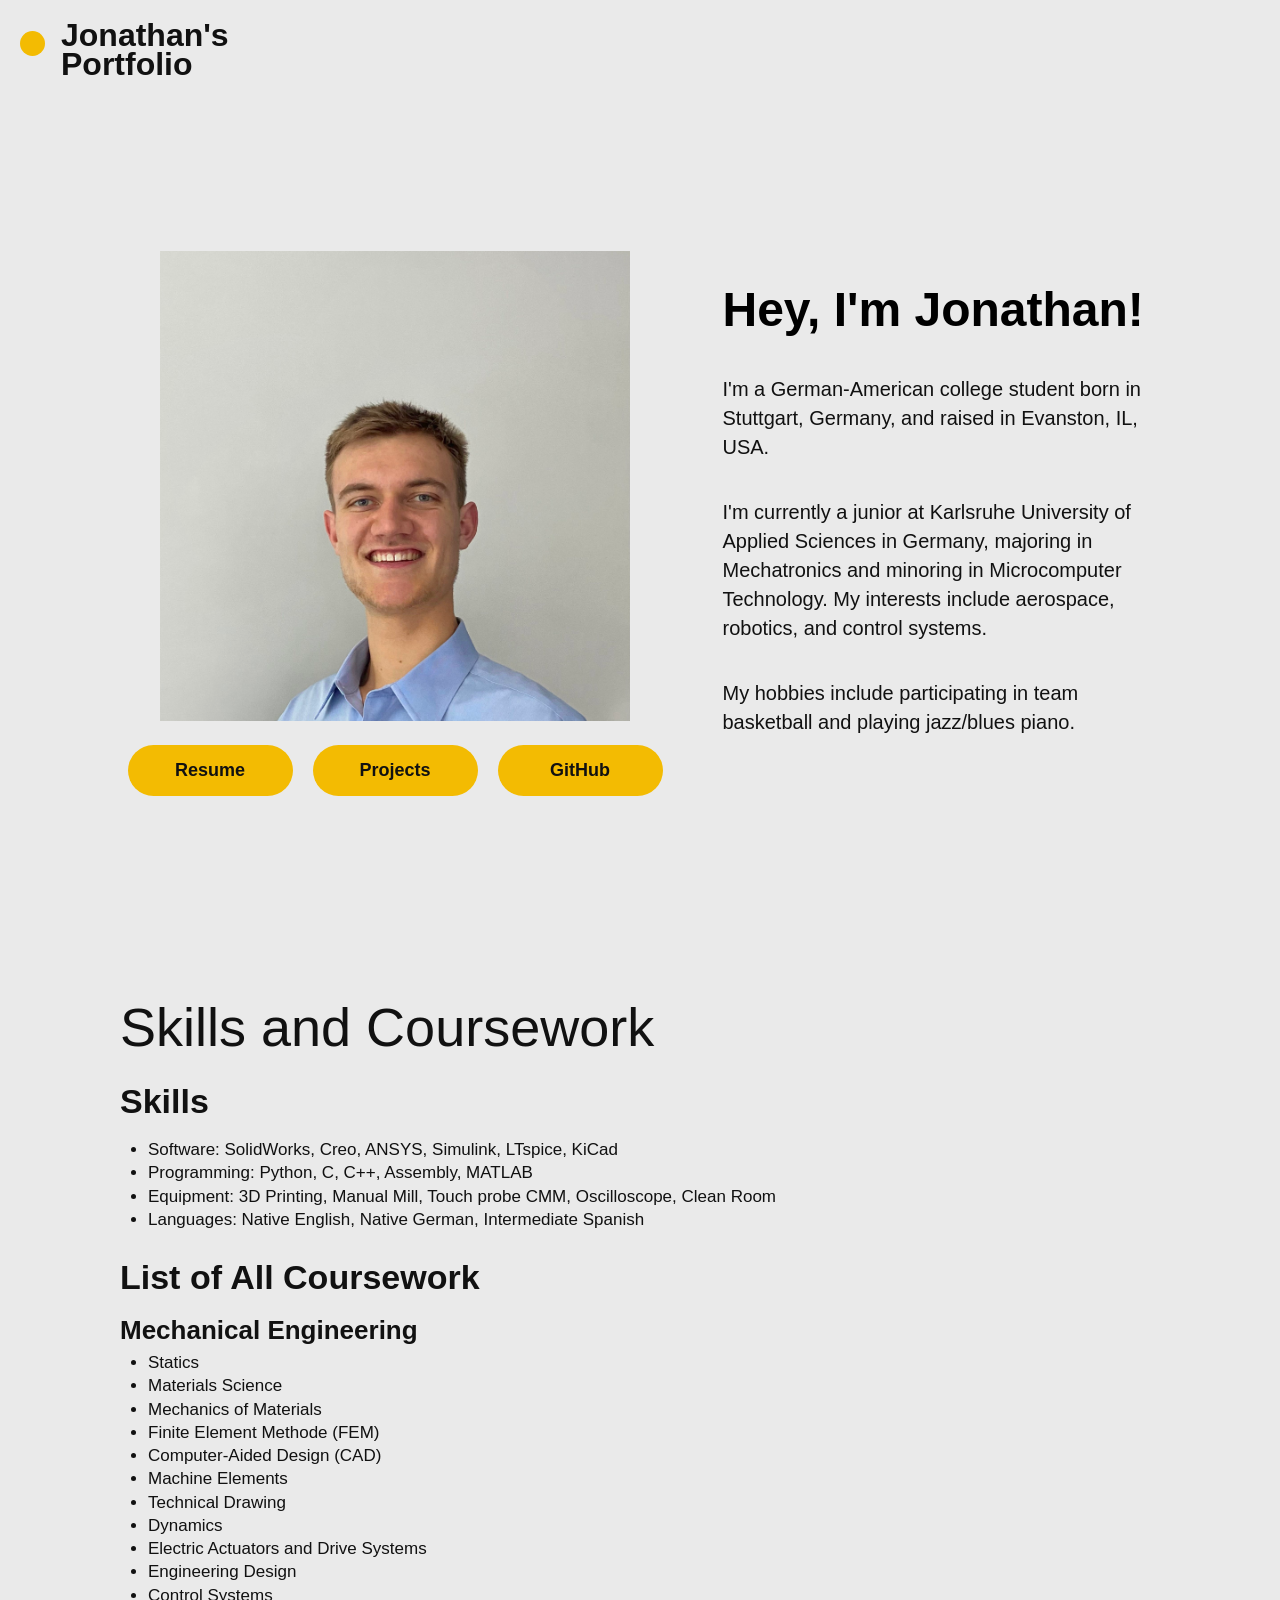
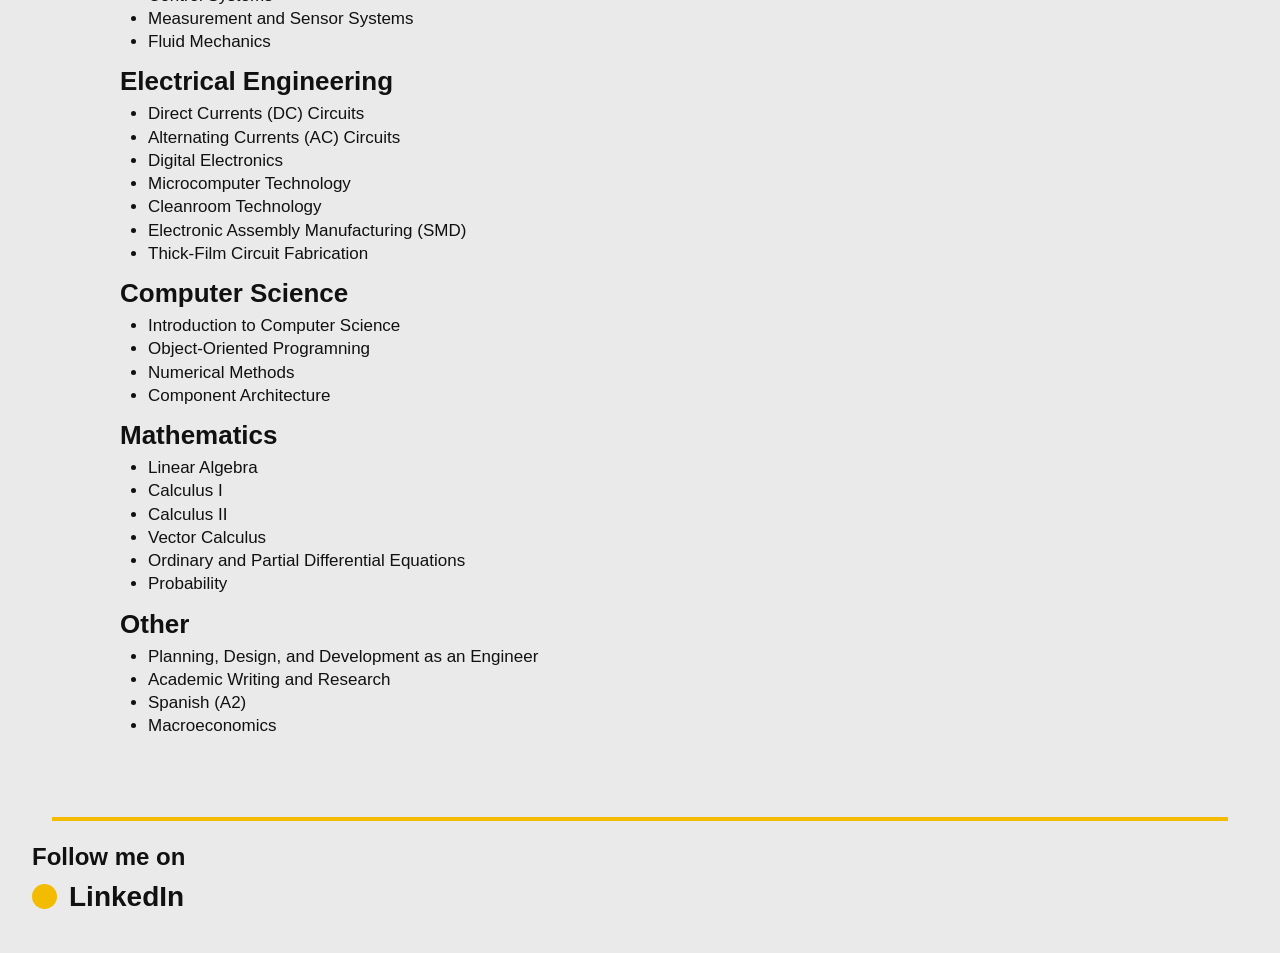
<file: index.html>
<!DOCTYPE html>             <!--tells the browser I am using modern HTML5-->
<html lang="en">            <!--declares english at hte page languade-->
<head>                      <!--pre compile time settings-->
  <meta charset="UTF-8">    <!--defines how text is stored and displayed-->
  <meta name="viewport" content="width=device-width, initial-scale=1.0">          <!--for responsive sites that fit new screen sizes-->
  <title>Jonathan Portfolio</title>                                             <!--the name of the website-->

<link rel="apple-touch-icon" sizes="180x180" href="images/favicon/apple-touch-icon.png">
<link rel="icon" type="image/png" sizes="32x32" href="images/favicon/favicon-32x32.png">
<link rel="icon" type="image/png" sizes="16x16" href="images/favicon/favicon-16x16.png">
<link rel="manifest" href="images/favicon/site.webmanifest">

  <link rel="stylesheet" href="css/styles.css">                                   <!--link the css file-->

</head>
  <!--=================================
        GLOBAL FIXED TOP BANNER
    ===================================-->
<body>                      <!--the body section structures everything the user sees and interacts with-->
  <header class="top-banner">                                                     <!--declaires a top banner-->
    <div class="top-banner-inner">
      <a href="index.html" class="home-link" aria-label="Go to home page">        <!--this declaires a linke to index.html-->
        <span class="nav-dot"></span>                                             
        <span class="home-text">                                                  <!--tjes declaires the elements of the button, like the yellow circle and text-->
          <span>Jonathan's</span>
          <span>Portfolio</span>
        </span>
      </a>
    </div>
  </header>

  <main class="hero">

    <!-- Left side: profile image + buttons -->
    <div class="left-column">
      <img src="images/profile.jpg" alt="Photo of Jonathan" class="profile-pic">

      <div class="button-container">
        <a href="files/resume.pdf" target="_blank" class="main-button">Resume</a>
        <a href="projects.html" class="main-button">Projects</a>
        <a href="https://github.com/Jonathan-Maerklin" target="_blank" class="main-button">GitHub</a>
      </div>
    </div>

    <!-- Right side: intro text -->
    <div class="bio">
      <h1>Hey, I'm Jonathan!</h1>
      <p>
        I'm a German-American college student born in Stuttgart, Germany, and raised in Evanston, IL, USA.
      </p>
      <p>
        I'm currently a junior at Karlsruhe University of Applied Sciences in Germany, 
        majoring in Mechatronics and minoring in Microcomputer Technology. 
        My interests include aerospace, robotics, and control systems.
      </p>
      <p>
        My hobbies include participating in team basketball and playing jazz/blues piano.
      </p>
    </div>
  </main>

  <section class="skills-coursework">
    <h2>Skills and Coursework</h2>

    <div class="skills-block">
      <h3>Skills</h3>
      <ul>
        <li>Software: SolidWorks, Creo, ANSYS, Simulink, LTspice, KiCad</li>
        <li>Programming: Python, C, C++, Assembly, MATLAB</li>
        <li>Equipment: 3D Printing, Manual Mill, Touch probe CMM, Oscilloscope, Clean Room</li>
        <li>Languages: Native English, Native German, Intermediate Spanish</li>
      </ul>
    </div>

    <div class="coursework-block">
      <h3>List of All Coursework</h3>

      <h4>Mechanical Engineering</h4>
      <ul>
        <li>Statics</li>
        <li>Materials Science</li>
        <li>Mechanics of Materials</li>
        <li>Finite Element Methode (FEM)</li>
        <li>Computer-Aided Design (CAD)</li>
        <li>Machine Elements</li>
        <li>Technical Drawing</li>
        <li>Dynamics</li>
        <li>Electric Actuators and Drive Systems</li>
        <li>Engineering Design</li>
        <li>Control Systems</li>
        <li>Measurement and Sensor Systems</li>
        <li>Fluid Mechanics</li>
      </ul>

      <h4>Electrical Engineering</h4>
      <ul>
        <li>Direct Currents (DC) Circuits</li>
        <li>Alternating Currents (AC) Circuits</li>
        <li>Digital Electronics</li>
        <li>Microcomputer Technology</li>
        <li>Cleanroom Technology</li>
        <li>Electronic Assembly Manufacturing (SMD)</li>
        <li>Thick-Film Circuit Fabrication</li>
      </ul>

      <h4>Computer Science</h4>
      <ul>
        <li>Introduction to Computer Science</li>
        <li>Object-Oriented Programning</li>
        <li>Numerical Methods</li>
        <li>Component Architecture</li>

      </ul>

      <h4>Mathematics</h4>
      <ul>
        <li>Linear Algebra</li>
        <li>Calculus I</li>
        <li>Calculus II</li>
        <li>Vector Calculus</li>
        <li>Ordinary and Partial Differential Equations</li>
        <li>Probability</li>
      </ul>

      <h4>Other</h4>
      <ul>
        <li>Planning, Design, and Development as an Engineer</li>
        <li>Academic Writing and Research</li>
        <li>Spanish (A2)</li>
        <li>Macroeconomics</li>
      </ul>
    </div>
  </section>

  <!-- Footer -->
  <footer class="footer-banner">
    <div class="footer-left">
      <h3>Follow me on</h3>
      <a href="https://www.linkedin.com/in/max-jonathan-maerklin" target="_blank" class="footer-link">
        <span class="footer-dot"></span>
        <span>LinkedIn</span>
      </a>
    </div>
  </footer>
  
</body>
</html>
</file>
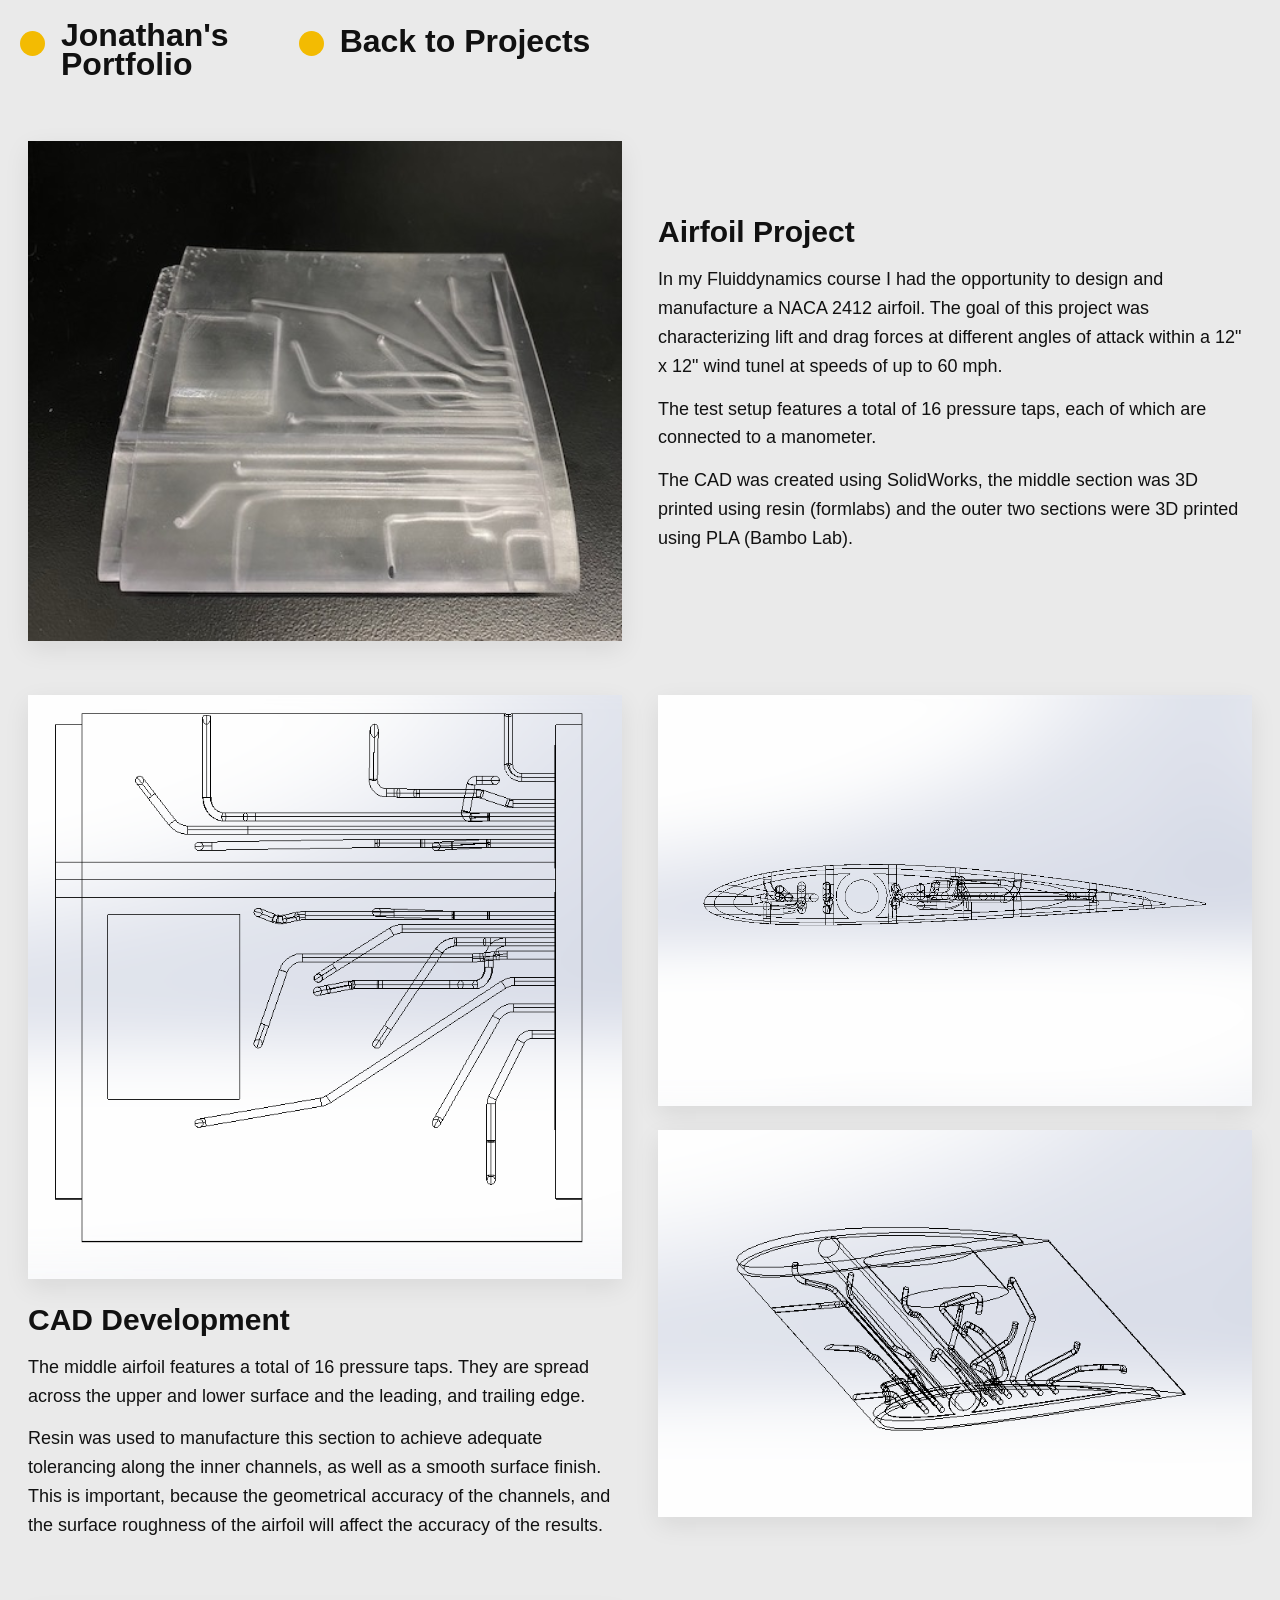
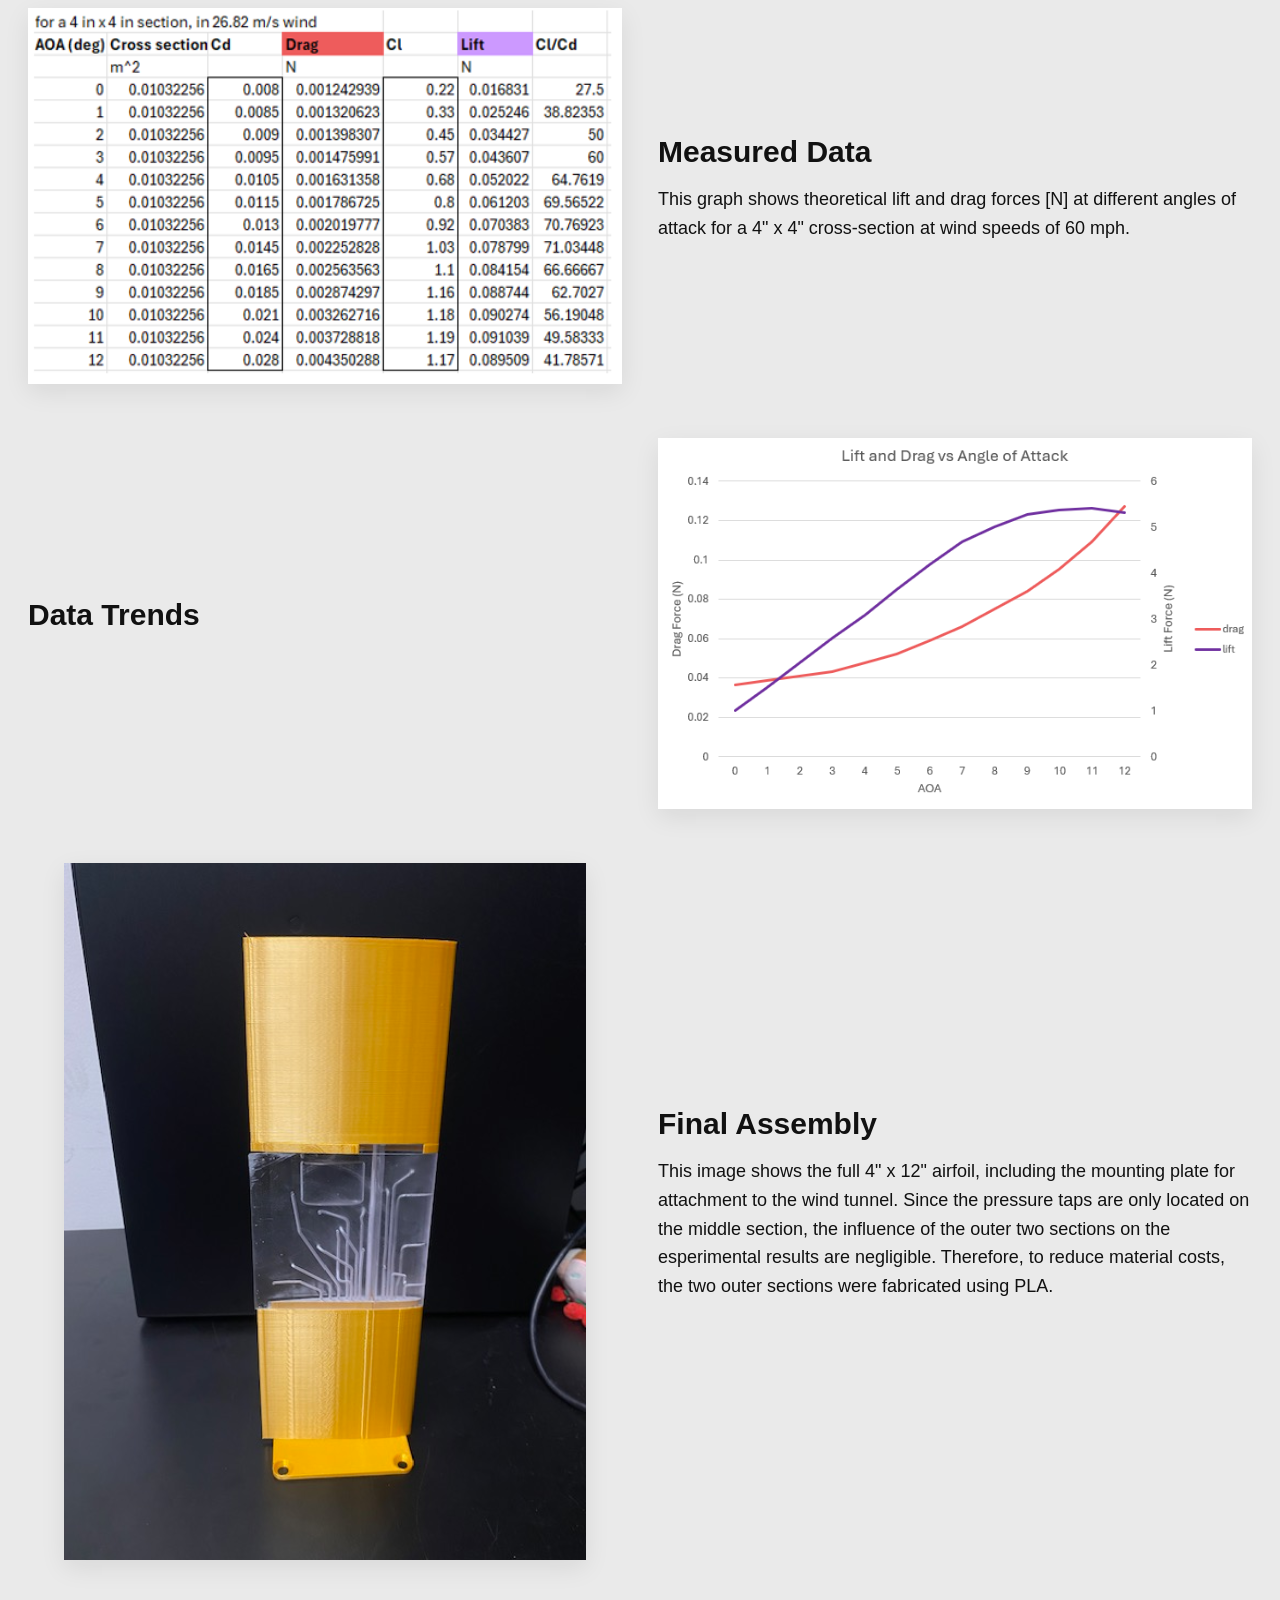
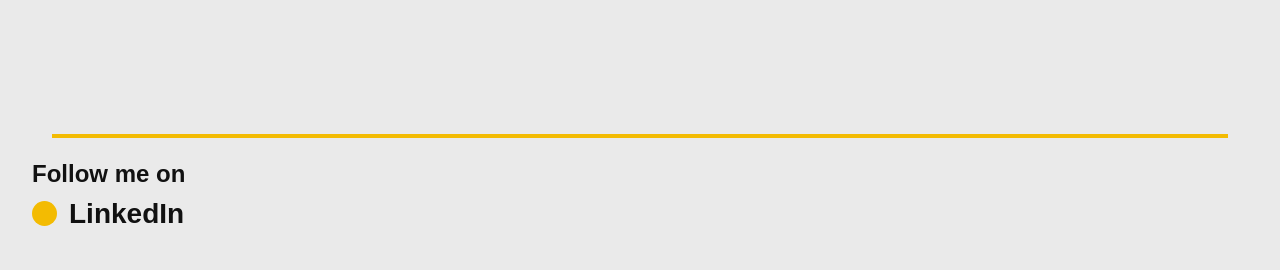
<file: airfoil.html>
<!DOCTYPE html>
<html lang="en">
<head>
  <meta charset="UTF-8">
  <meta name="viewport" content="width=device-width, initial-scale=1.0">
  <title>Jonathan's Portfolio | Airfoil Project</title>
  <link rel="stylesheet" href="css/styles.css">
</head>
<body>

  <!-- =========================================================
       GLOBAL FIXED TOP BANNER
  ========================================================== -->
  <header class="top-banner">
    <div class="top-banner-inner">
      <a href="index.html" class="home-link" aria-label="Go to home page">
        <span class="nav-dot"></span>
        <span class="home-text">
          <span>Jonathan's</span>
          <span>Portfolio</span>
        </span>
      </a>

      <a href="projects.html" class="back-projects-link" aria-label="Go back to projects page">
        <span class="nav-dot"></span>
        <span class="back-projects-text">Back to Projects</span>
      </a>
    </div>
  </header>

  <!-- =========================================================
       PROJECT PAGE CONTENT
       NOTE:
       The introductory text block above picture 1 was removed
       per your request.
  ========================================================== -->
  <main class="project-page">

    <!-- Row 1 -->
    <section class="project-row two-column project-row-top">
      <div class="project-media">
        <!-- Cropped top and bottom slightly -->
        <img src="images/airfoil/airfoil_cover.jpg" alt="Airfoil project cover image" class="airfoil-cover-crop">
      </div>

      <div class="project-text">
        <h2>Airfoil Project</h2>
        <p>
          In my Fluiddynamics course I had the opportunity to design and manufacture a NACA 2412 airfoil.
          The goal of this project was characterizing lift and drag forces at different angles of attack 
          within a 12" x 12" wind tunel at speeds of up to 60 mph.
        </p>
        <p>The test setup features a total of 16 pressure taps, each of which are connected to a manometer.
        </p>
        <p>The CAD was created using SolidWorks, the middle section was 3D printed using resin (formlabs) 
          and the outer two sections were 3D printed using PLA (Bambo Lab).</p>
      </div>
    </section>

    <!-- CAD row -->
    <section class="project-row airfoil-cad-section">
      <div class="airfoil-cad-left">
        <div class="project-media">
          <img src="images/airfoil/airfoil_top_view.png" alt="Airfoil top view">
        </div>

        <!-- Moved underneath top view and left of isometric view -->
        <div class="project-text airfoil-cad-text">
          <h2>CAD Development</h2>
          <p>
            The middle airfoil features a total of 16 pressure taps. They are spread across the upper and lower surface and the leading, and trailing edge.
          </p>
          <p>Resin  was used to manufacture this section to achieve adequate tolerancing along the inner channels, as well as a smooth surface finish.
            This is important, because the geometrical accuracy of the channels, 
            and the surface roughness of the airfoil will affect the accuracy of the results.
          </p>
        </div>
      </div>

      <div class="airfoil-cad-right">
        <div class="project-media">
          <img src="images/airfoil/airfoil_side_view.png" alt="Airfoil side view">
        </div>

        <div class="project-media">
          <img src="images/airfoil/airfoil_isometric_view.png" alt="Airfoil isometric view">
        </div>
      </div>
    </section>

    <!-- Data table -->
    <section class="project-row two-column">
      <div class="project-media">
        <img src="images/airfoil/airfoil_data_table.png" alt="Airfoil data table">
      </div>

      <div class="project-text">
        <h2>Measured Data</h2>
        <p>
          This graph shows theoretical lift and drag forces [N] at different angles of attack
          for a 4" x 4" cross-section at wind speeds of 60 mph.
        </p>
      </div>
    </section>

    <!-- Data graph -->
    <section class="project-row two-column">
      <div class="project-text">
        <h2>Data Trends</h2>
      </div>

      <div class="project-media">
        <img src="images/airfoil/airfoil_data_graph.png" alt="Airfoil data graph">
      </div>
    </section>

    <!-- Final assembly -->
    <section class="project-row two-column">
      <div class="project-media project-media-smaller">
        <img src="images/airfoil/airfoil_assembly.jpg" alt="Airfoil final assembly image">
      </div>

      <div class="project-text">
        <h2>Final Assembly</h2>
        <p>
          This image shows the full 4" x 12" airfoil, including the mounting plate for attachment to the wind tunnel. 
          Since the pressure taps are only located on the middle section, the influence of the outer two sections on the esperimental results are negligible.
          Therefore, to reduce material costs, the two outer sections were fabricated using PLA. 
        </p>
      </div>
    </section>

  </main>

  <footer class="footer-banner">
    <div class="footer-left">
      <h3>Follow me on</h3>
      <a href="https://www.linkedin.com/in/max-jonathan-maerklin" target="_blank" class="footer-link">
        <span class="footer-dot"></span>
        <span>LinkedIn</span>
      </a>
    </div>
  </footer>

  <!-- =========================================================
       HOW TO MAKE A NEW PROJECT PAGE LATER
       1. Copy this entire file
       2. Rename it (example: new-project.html)
       3. Keep the same top banner and footer
       4. Replace each image / heading / text section
       5. Add the new page into projects.html
  ========================================================== -->

</body>
</html>
</file>
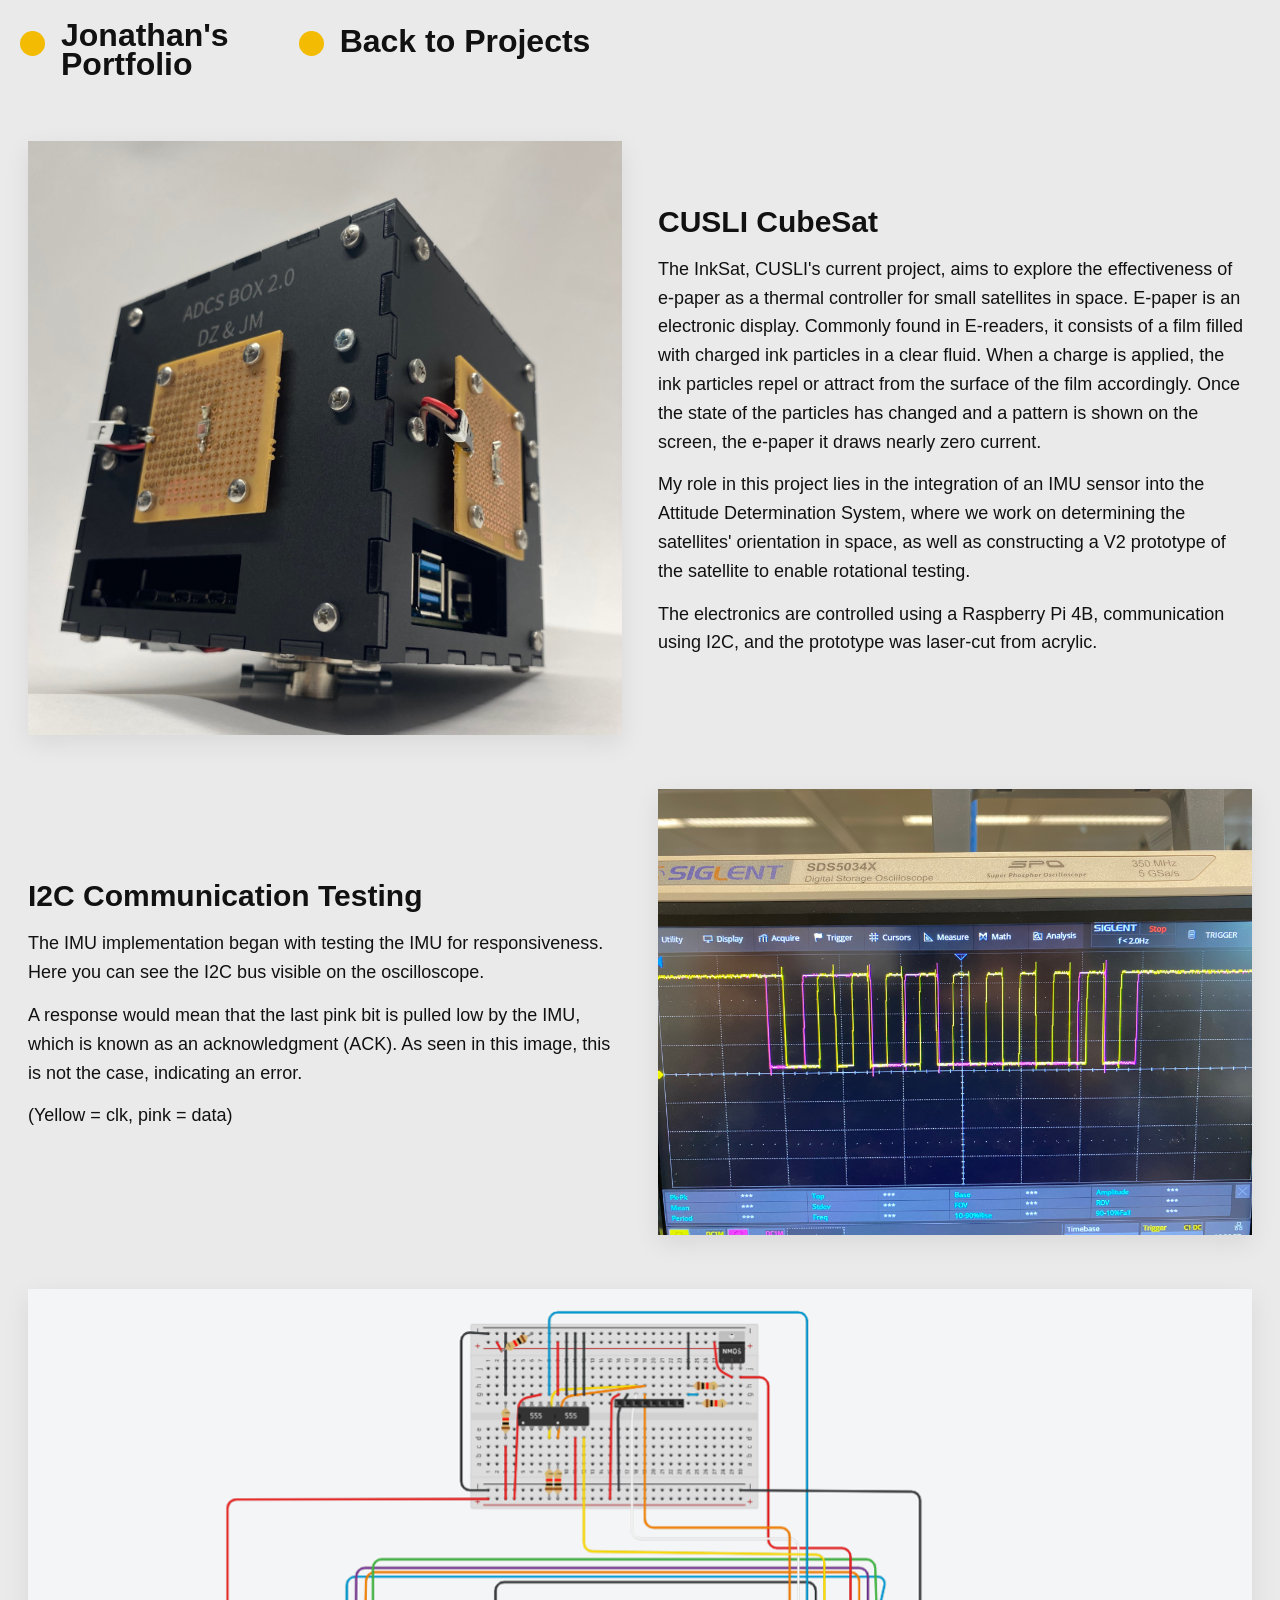
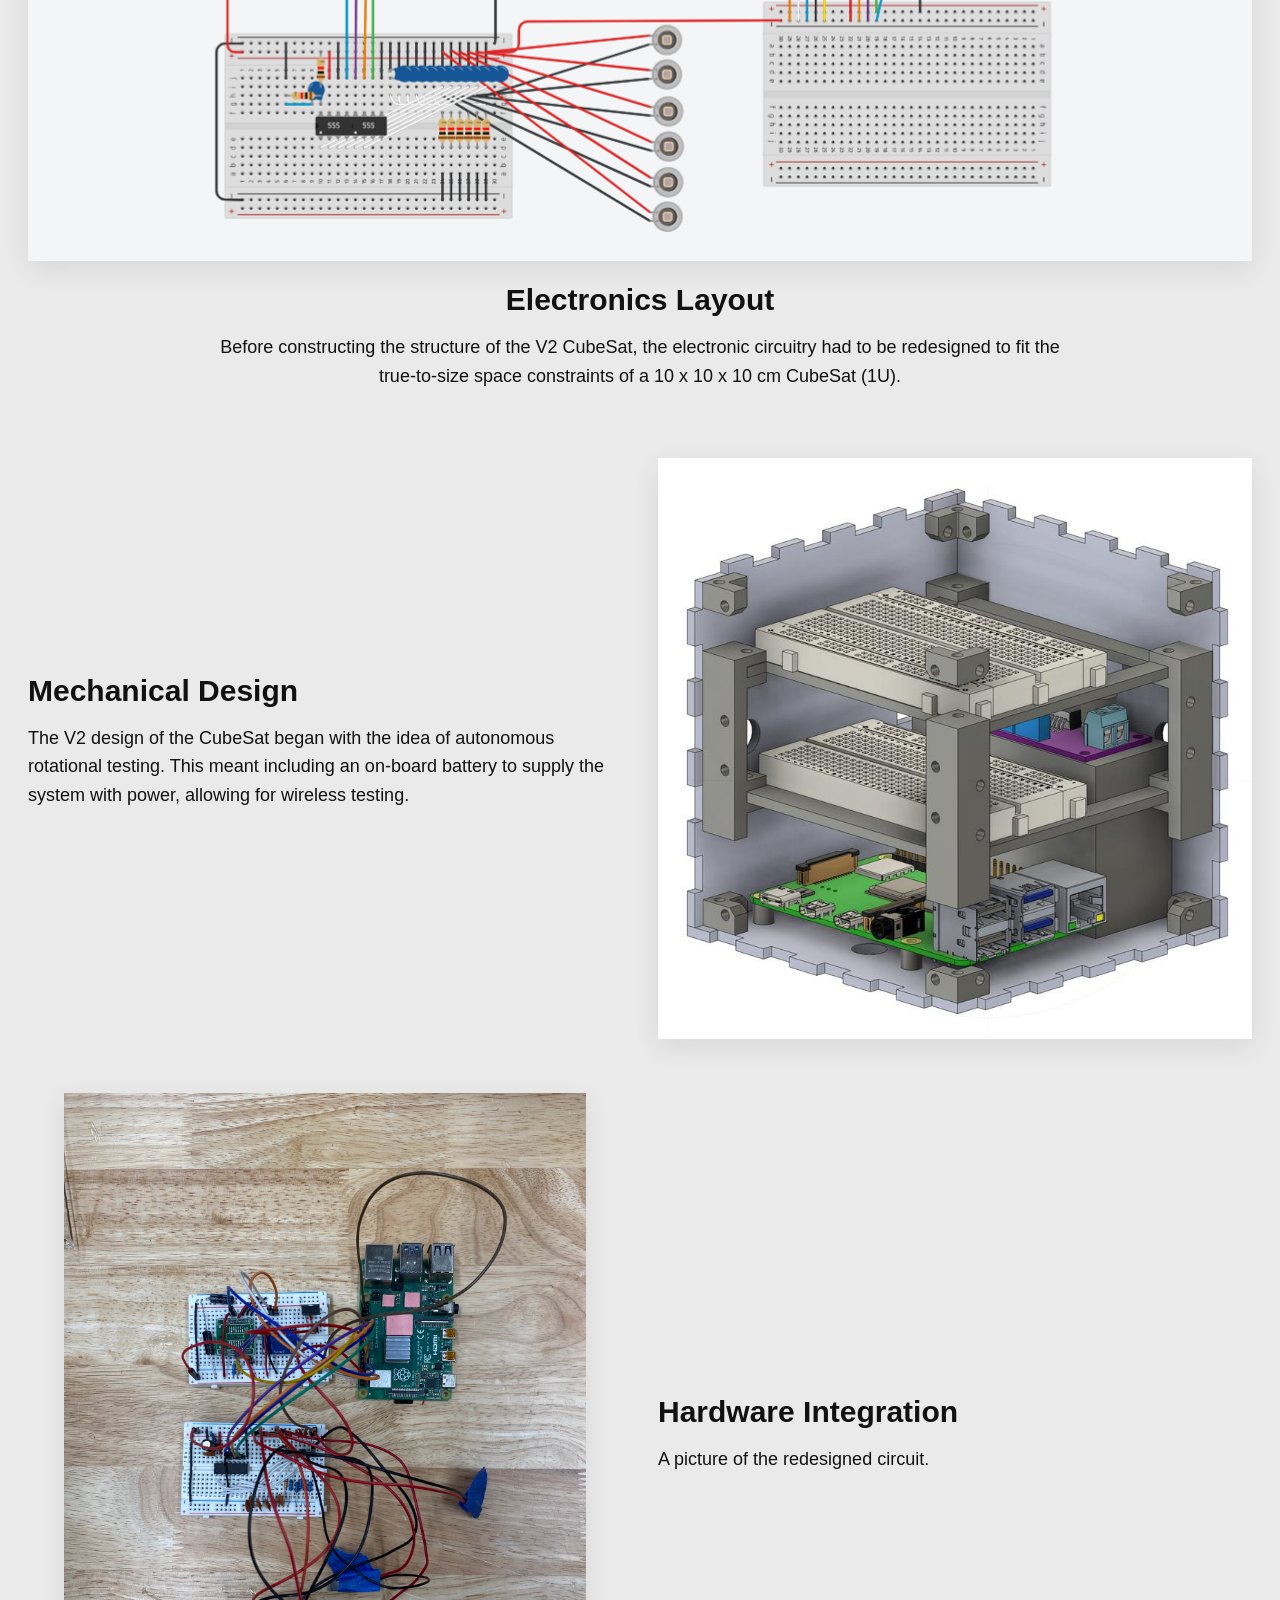
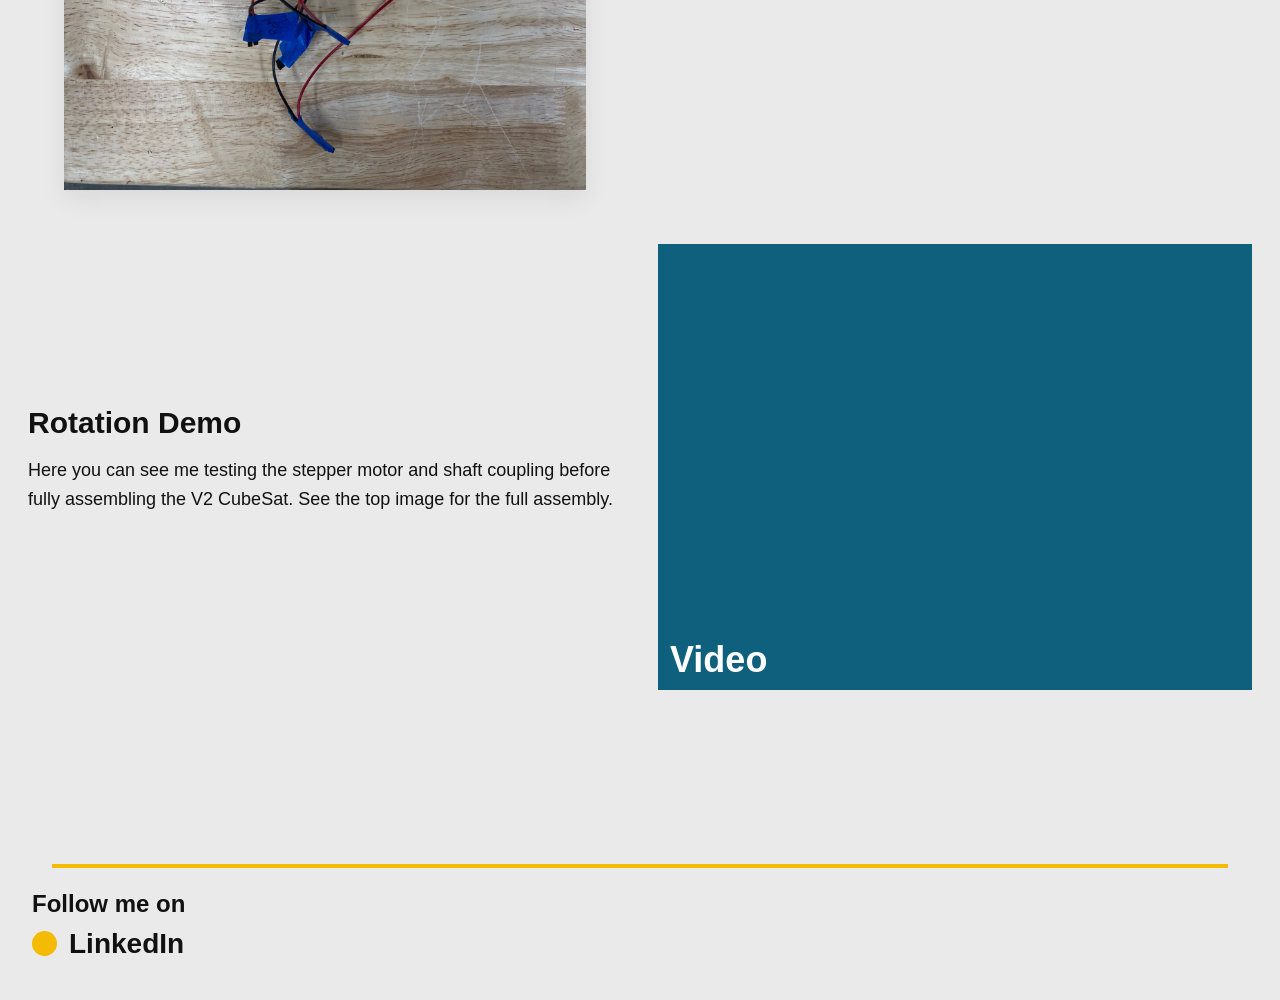
<file: cubesat.html>
<!DOCTYPE html>
<html lang="en">
<head>
  <meta charset="UTF-8">
  <meta name="viewport" content="width=device-width, initial-scale=1.0">
  <title>Jonathan's Portfolio | CubeSat Project</title>
  <link rel="stylesheet" href="css/styles.css">
</head>
<body>

  <!-- =========================================================
       GLOBAL FIXED TOP BANNER
  ========================================================== -->
  <header class="top-banner">
    <div class="top-banner-inner">
      <a href="index.html" class="home-link" aria-label="Go to home page">
        <span class="nav-dot"></span>
        <span class="home-text">
          <span>Jonathan's</span>
          <span>Portfolio</span>
        </span>
      </a>

      <a href="projects.html" class="back-projects-link" aria-label="Go back to projects page">
        <span class="nav-dot"></span>
        <span class="back-projects-text">Back to Projects</span>
      </a>
    </div>
  </header>

  <!-- =========================================================
       PROJECT PAGE CONTENT
       NOTE:
       The introductory text block above picture 1 was removed
       per your request.
  ========================================================== -->
  <main class="project-page">

    <!-- Row 1 -->
    <section class="project-row two-column project-row-top">
      <div class="project-media">
        <!-- Square crop requested -->
        <img src="images/cubesat/cubesat_cover.jpg" alt="CubeSat project cover image" class="square-crop-image">
      </div>

      <div class="project-text">
        <h2>CUSLI CubeSat</h2>
        <p>
          The InkSat, CUSLI's current project, aims to explore the effectiveness of e-paper as a thermal controller for small satellites in space.
          E-paper is an electronic display. Commonly found in E-readers, it consists of a film filled with charged ink particles in a clear fluid. 
          When a charge is applied, the ink particles repel or attract from the surface of the film accordingly. 
          Once the state of the particles has changed and a pattern is shown on the screen, the e-paper it draws nearly zero current.
        </p>
        <p>My role in this project lies in the integration of an IMU sensor into the Attitude Determination System, 
          where we work on determining the satellites' orientation in space, 
          as well as constructing a V2 prototype of the satellite to enable rotational testing. 
        </p>
        <p>The electronics are controlled using a Raspberry Pi 4B, communication using I2C, and the prototype was laser-cut from acrylic.
        </p>
      </div>
    </section>

    <!-- Row 2 -->
    <section class="project-row two-column">
      <div class="project-text">
        <h2>I2C Communication Testing</h2>
        <p>
          The IMU implementation began with testing the IMU for responsiveness. Here you can see the I2C bus visible on the oscilloscope.
        </p>
        <p>A response would mean that the last pink bit is pulled low by the IMU, which is known as an acknowledgment (ACK). 
          As seen in this image, this is not the case, indicating an error.
        </p>
        <p>(Yellow = clk, pink = data)</p>
      </div>

      <div class="project-media">
        <img src="images/cubesat/Oszilloscope_I2C.jpg" alt="Oscilloscope display showing I2C communication">
      </div>
    </section>

    <!-- Row 3 -->
    <section class="project-row single-image-with-text-below">
      <div class="project-media wide-media">
        <img src="images/cubesat/TinkerCAD.png" alt="TinkerCAD electronics layout">
      </div>

      <div class="project-text centered-text-block">
        <h2>Electronics Layout</h2>
        <p>
          Before constructing the structure of the V2 CubeSat, the electronic circuitry had to be redesigned to fit the true-to-size space constraints of a 10 x 10 x 10 cm CubeSat (1U).
        </p>
      </div>
    </section>

    <!-- Row 4 -->
    <section class="project-row two-column">
      <div class="project-text">
        <h2>Mechanical Design</h2>
        <p>
          The V2 design of the CubeSat began with the idea of autonomous rotational testing. 
          This meant including an on-board battery to supply the system with power, allowing for wireless testing.
        </p>
      </div>

      <div class="project-media">
        <img src="images/cubesat/CubeSat_CAD.jpg" alt="CubeSat CAD model">
      </div>
    </section>

    <!-- Row 5 -->
    <section class="project-row two-column">
      <div class="project-media project-media-smaller">
        <img src="images/cubesat/Circut_Images.jpg" alt="CubeSat circuit hardware setup">
      </div>

      <div class="project-text">
        <h2>Hardware Integration</h2>
        <p>
          A picture of the redesigned circuit.
        </p>
      </div>
    </section>

    <!-- Row 6 -->
    <section class="project-row two-column">
      <div class="project-text">
        <h2>Rotation Demo</h2>
        <p>
          Here you can see me testing the stepper motor and shaft coupling 
          before fully assembling the V2 CubeSat. See the top image for the full assembly.
        </p>
      </div>

      <div class="video-container">
        <video
          class="hover-video"
          muted
          loop
          playsinline
          preload="auto"
      >
          <source src="movies/CubeSat_Rotation.mov" type="video/mp4">
          Your browser does not support the video tag.
        </video>

        <span class="video-label">Video</span>
      </div>

    </section>

  </main>

  <footer class="footer-banner">
    <div class="footer-left">
      <h3>Follow me on</h3>
      <a href="https://www.linkedin.com/in/max-jonathan-maerklin" target="_blank" class="footer-link">
        <span class="footer-dot"></span>
        <span>LinkedIn</span>
      </a>
    </div>
  </footer>

  <script>
    const hoverVideo = document.querySelector('.hover-video');

    if (hoverVideo) {
      hoverVideo.addEventListener('mouseenter', () => {
        hoverVideo.play();
      });

      hoverVideo.addEventListener('mouseleave', () => {
        hoverVideo.pause();
        hoverVideo.currentTime = 0;
      });
    }
  </script>

  <!-- =========================================================
       HOW TO MAKE A NEW PROJECT PAGE LATER
       1. Copy this entire file
       2. Rename it (example: new-project.html)
       3. Keep the same top banner and footer
       4. Replace each image / heading / text section
       5. Add the new page into projects.html
  ========================================================== -->

</body>
</html>
</file>
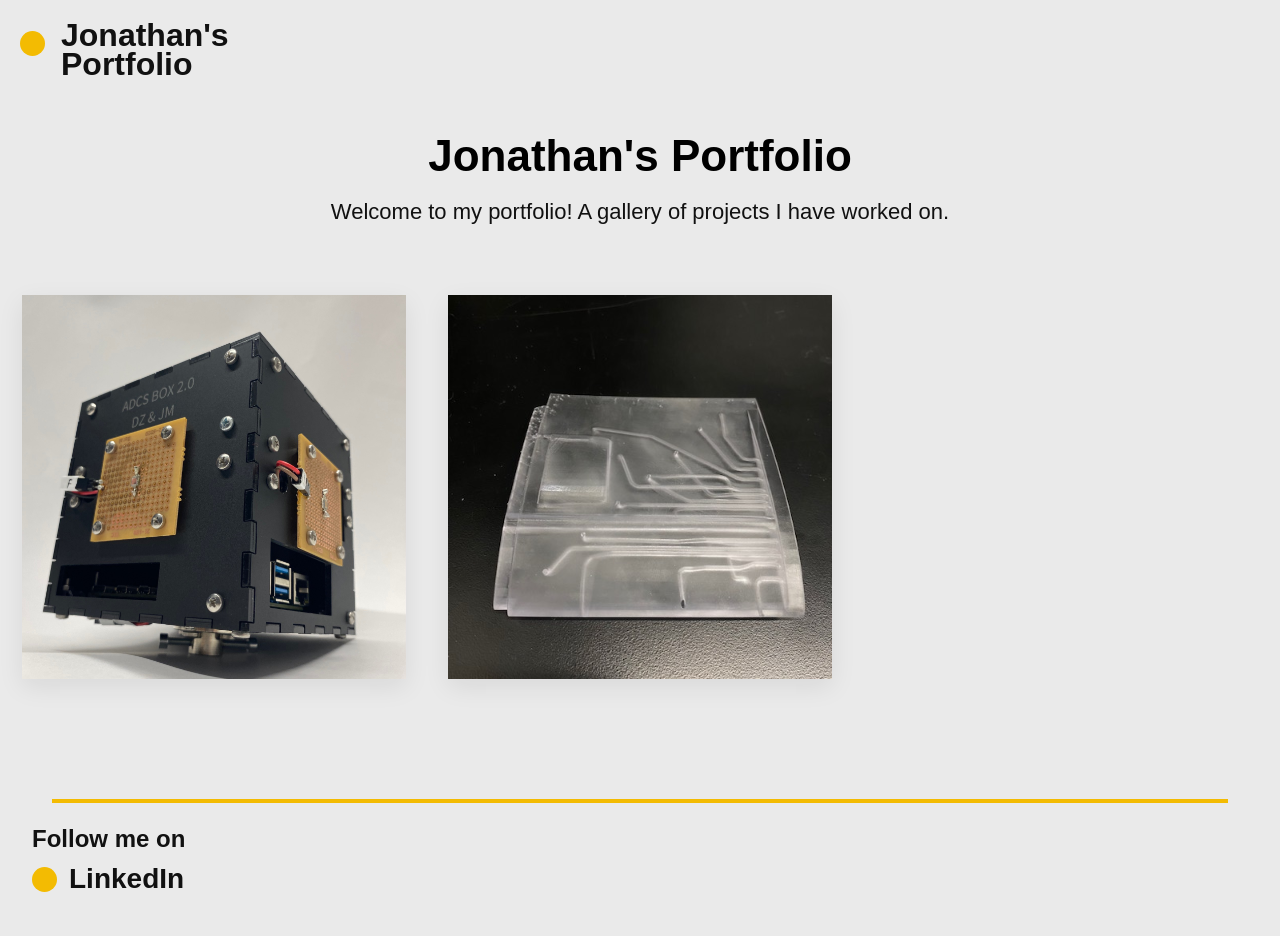
<file: projects.html>
<!DOCTYPE html>
<html lang="en">
<head>
  <meta charset="UTF-8">
  <meta name="viewport" content="width=device-width, initial-scale=1.0">
  <title>Jonathan's Portfolio | Projects</title>
  <link rel="stylesheet" href="css/styles.css">
</head>
<body>

  <!-- =========================================================
       GLOBAL FIXED TOP BANNER
       Keep this same structure on all pages.
  ========================================================== -->
  <header class="top-banner">
    <div class="top-banner-inner">
      <a href="index.html" class="home-link" aria-label="Go to home page">
        <span class="nav-dot"></span>
        <span class="home-text">
          <span>Jonathan's</span>
          <span>Portfolio</span>
        </span>
      </a>
    </div>
  </header>

  <main class="projects-page">

    <section class="projects-header">
      <h1 class="projects-title">Jonathan's Portfolio</h1>

      <p class="intro-text">
        Welcome to my portfolio! A gallery of projects I have worked on.</p>
    </section>

    <!-- =========================================================
         PROJECT GRID
         DESKTOP = 3 cards wide
         TABLET  = 2 cards wide
         MOBILE  = 1 card wide

         TO ADD ANOTHER PROJECT:
         1. Copy one full "project-card" block below
         2. Change the href to your new project page
         3. Change the image path
         4. Change the alt text
         5. Change the project title inside <h2>
    ========================================================== -->
    <section class="projects-grid">

      <!-- Project 1 -->
      <a href="cubesat.html" class="project-card">
        <img src="images/cubesat/cubesat_cover.jpg" alt="CubeSat project image">
        <div class="project-overlay">
          <h2>CubeSat Project</h2>
        </div>
      </a>

      <!-- Project 2 -->
      <a href="airfoil.html" class="project-card">
        <img src="images/airfoil/airfoil_cover.jpg" alt="Airfoil project image">
        <div class="project-overlay">
          <h2>Airfoil Project</h2>
        </div>
      </a>

      <!-- =====================================================
           NEW PROJECT TEMPLATE - COPY THIS BLOCK TO ADD MORE
      ====================================================== -->
      <!--
      <a href="new-project.html" class="project-card">
        <img src="images/new-project/new-project-cover.jpg" alt="New project image">
        <div class="project-overlay">
          <h2>New Project</h2>
        </div>
      </a>
      -->

    </section>

  </main>

  <footer class="footer-banner">
    <div class="footer-left">
      <h3>Follow me on</h3>
      <a href="https://www.linkedin.com/in/max-jonathan-maerklin" target="_blank" class="footer-link">
        <span class="footer-dot"></span>
        <span>LinkedIn</span>
      </a>
    </div>
  </footer>

</body>
</html>
</file>
<file: css/styles.css>
/* =========================================================
   ROOT VARIABLES
========================================================= */
:root {
    --accent-color: #f3bb02;
    --accent-hover: #ffc400;
    --text-dark: #111111;
    --page-bg: #ffffff;
    --footer-line: 4px;
    --banner-height: 96px;
    --max-width: 1500px;
    --shadow-soft: 0 8px 24px rgba(0, 0, 0, 0.08);
}

/* =========================================================
   GLOBAL RESET
========================================================= */
* {
    box-sizing: border-box;
}

html {
    scroll-behavior: smooth;
}

body {
    font-family: -apple-system, BlinkMacSystemFont, 'Segoe UI', Roboto, Helvetica, Arial, sans-serif;
    margin: 0;
    background: #eaeaea;
    color: var(--text-dark);
}

img,
video {
    display: block;
    max-width: 100%;
}

a {
    color: inherit;
}

/* =========================================================
   GLOBAL FIXED TOP BANNER
   Change 1: stays fixed at top while scrolling
========================================================= */
.top-banner {
    width: 100%;
    height: var(--banner-height);
    background: #eaeaea;
    display: flex;
    align-items: center;
}

.top-banner-inner {
    width: 100%;
    max-width: 1800px;
    margin: 0 auto;
    padding: 0 20px;
    display: flex;
    align-items: flex-start;
    gap: 70px;
}

/* =========================================================
   HOME LINK + BACK LINK
   Change 2: yellow dot aligns with first/top line of text
========================================================= */
.home-link,
.back-projects-link {
    text-decoration: none;
    color: var(--text-dark);
    display: inline-flex;
    align-items: flex-start;
    gap: 16px;
}

.nav-dot {
    width: 25px;
    height: 25px;
    border-radius: 50%;
    background: var(--accent-color);
    flex-shrink: 0;
    margin-top: 14px; /* aligns dot with top line of text */
}

.home-text {
    display: flex;
    flex-direction: column;
    line-height: 0.92;
    font-size: 32px;
    font-weight: 700;
    margin-top: 4px;
}

.back-projects-text {
    font-size: 32px;
    font-weight: 700;
    line-height: 1;
    margin-top: 8px;
}

/* =========================================================
   MAIN LAYOUT SPACING
   Adds room below the fixed top banner
========================================================= */
.hero,
.projects-page,
.project-page {
    padding-top: 35px;
}

/* =========================================================
   INDEX PAGE
========================================================= */
.hero {
    max-width: 1400px;
    min-height: 100vh;
    margin: 0 auto;
    padding-left: 50px;
    padding-right: 50px;
    padding-bottom: 80px;
    display: flex;
    justify-content: center;
    align-items: center;
    gap: 60px;
}

.left-column {
    display: flex;
    flex-direction: column;
    align-items: center;
    gap: 24px;
}

.button-container {
    display: flex;
    flex-direction: row;
    justify-content: center;
    gap: 20px;
    flex-wrap: wrap;
}

.main-button {
    display: block;
    width: 165px;
    padding: 13px 16px;
    background: var(--accent-color);
    color: var(--text-dark);
    text-decoration: none;
    font-size: 18px;
    font-weight: 600;
    border-radius: 999px;
    text-align: center;
    border: 2px solid transparent;
    transition: background 0.2s ease, border 0.2s ease;
}

.main-button:hover {
    background: var(--accent-hover);
    border: 2px solid black;
}

.profile-pic {
    width: 470px;
    height: 470px;
    object-fit: cover;
    object-position: center;
}

.bio {
    max-width: 430px;
    min-height: 470px;
    display: flex;
    flex-direction: column;
    justify-content: center;
    padding-top: 0px;
    padding-bottom: 12px;
}

.bio h1 {
    font-size: 48px;
    margin-top: 0;
    margin-bottom: 18px;
    color: #000;
}

.bio p {
    font-size: 20px;
    line-height: 1.45;
    margin-bottom: 16px;
}

/* =========================================================
   SKILLS / COURSEWORK
========================================================= */
.skills-coursework {
    max-width: 1100px;
    margin-top: 0;
    margin-bottom: 60px;
    margin-left: 120px;
    margin-right: 40px;
}

.skills-coursework h2 {
    font-size: 54px;
    margin: 0 0 24px 0;
    text-align: left;
    font-weight: 540;
}

.skills-block,
.coursework-block {
    margin-bottom: 28px;
}

.skills-coursework h3 {
    font-size: 34px;
    margin: 0 0 18px 0;
    font-weight: 600;
}

.skills-coursework h4 {
    font-size: 26px;
    margin: 14px 0 6px 0;
    font-weight: 600;
}

.skills-coursework ul {
    margin: 0;
    padding-left: 28px;
}

.skills-coursework li {
    font-size: 17px;
    line-height: 1.25;
    margin-bottom: 2px;
}

.gpa-line {
    font-size: 15px;
    margin: 0 0 12px 0;
}

/* =========================================================
   FOOTER
========================================================= */
.footer-banner {
    margin-top: 20px;
    padding: 20px 32px 40px 32px;
    background: transparent;
    position: relative;
}

.footer-banner::before {
    content: "";
    display: block;
    width: calc(100% - 40px);
    height: var(--footer-line);
    background: var(--accent-color);
    margin: 0 auto 22px auto;
}

.footer-left h3 {
    margin: 0 0 10px 0;
    font-size: 24px;
    color: var(--text-dark);
}

.footer-link {
    display: inline-flex;
    align-items: center;
    gap: 12px;
    text-decoration: none;
    font-size: 28px;
    font-weight: 700;
    color: var(--text-dark);
}

.footer-link:hover {
    text-decoration: underline;
}

.footer-dot {
    width: 25px;
    height: 25px;
    border-radius: 50%;
    background: var(--accent-color);
    flex-shrink: 0;
}

/* =========================================================
   PROJECTS PAGE
   Change 4: desktop layout is 3 cards wide
========================================================= */
.projects-page {
    max-width: 1800px;
    margin: 0 auto;
    padding-left: 22px;
    padding-right: 22px;
    padding-bottom: 80px;
}

.projects-header {
    text-align: center;
    margin-bottom: 70px;
}

.projects-title {
    font-size: 44px;
    margin-top: 0;
    margin-bottom: 18px;
    color: #000;
}

.intro-text {
    max-width: 800px;   /* controls line length */
    margin: 0 auto;     /* centers it */
    text-align: center;
}

.projects-header p {
    font-size: 22px;
    margin: 0;
    line-height: 1.2;

    max-width: 800px;
    margin-left: auto;
    margin-right: auto;
    text-align: center;
}

/* =========================================================
   IMPORTANT: ADDING MORE PROJECTS
   This grid controls how many project cards appear per row.
   Desktop: 3 columns
   Tablet:  2 columns
   Mobile:  1 column

   If you add more project cards in projects.html, they will
   automatically flow into this grid.
========================================================= */
.projects-grid {
    display: grid;
    grid-template-columns: repeat(3, 1fr);
    gap: 42px;
    align-items: start;
}

.project-card {
    position: relative;
    display: block;
    text-decoration: none;
    overflow: hidden;
    background: #ddd;
    box-shadow: var(--shadow-soft);
}

.project-card img {
    width: 100%;
    aspect-ratio: 1 / 1;
    object-fit: cover;
    transition: transform 0.25s ease, filter 0.25s ease;
}

.project-overlay {
    position: absolute;
    inset: 0;
    background: rgba(0, 0, 0, 0.45);
    display: flex;
    justify-content: center;
    align-items: center;
    opacity: 0;
    transition: opacity 0.25s ease;
    padding: 20px;
    text-align: center;
}

.project-overlay h2 {
    color: white;
    font-size: 34px;
    margin: 0;
    font-weight: 700;
}

.project-card:hover .project-overlay {
    opacity: 1;
}

.project-card:hover img {
    filter: brightness(0.65);
    transform: scale(1.02);
}

/* =========================================================
   SHARED PROJECT DETAIL PAGE STYLES
========================================================= */
.project-page {
    max-width: 1280px;
    margin: 0 auto;
    padding-left: 28px;
    padding-right: 28px;
    padding-bottom: 80px;
}

.project-row {
    margin-bottom: 54px;
}

.project-row-top {
    margin-top: 10px;
}

.two-column {
    display: grid;
    grid-template-columns: 1fr 1fr;
    gap: 36px;
    align-items: center;
}

.project-media img,
.project-media video {
    width: 100%;
    display: block;
    box-shadow: var(--shadow-soft);
    background: white;
}

.project-text h2 {
    margin: 0 0 16px 0;
    font-size: 30px;
}

.project-text p {
    margin: 0 0 14px 0;
    font-size: 18px;
    line-height: 1.6;
}

.project-media-smaller {
    width: 88%;
    margin: 0 auto;
}

/* =========================================================
   CUBESAT PAGE
========================================================= */
.square-crop-image {
    aspect-ratio: 1 / 1;
    object-fit: cover;
    object-position: center;
}

.single-image-with-text-below {
    display: flex;
    flex-direction: column;
    gap: 22px;
}

.centered-text-block {
    max-width: 850px;
    margin: 0 auto;
    text-align: center;
}

.hover-video {
    width: 100%;
    aspect-ratio: 4 / 3;
    object-fit: cover;
    background: #0f607d;
    cursor: pointer;
}

.video-container {
    position: relative;
    width: 100%;
}

.video-label {
    position: absolute;
    bottom: 12px;
    left: 12px;
    color: white;
    font-size: 36px;
    line-height: 1;
    font-weight: 600;
    pointer-events: none;
}

/* =========================================================
   AIRFOIL PAGE
========================================================= */
.airfoil-cover-crop {
    width: 100%;
    height: 500px;
    object-fit: cover;
    object-position: center;
}

/* CAD layout with text under top view and left of isometric */
.airfoil-cad-section {
    display: grid;
    grid-template-columns: 1fr 1fr;
    gap: 36px;
    align-items: start;
}

.airfoil-cad-left,
.airfoil-cad-right {
    display: flex;
    flex-direction: column;
    gap: 24px;
}

.airfoil-cad-text {
    max-width: 100%;
}

/* Slightly reduce assembly image size */
.airfoil-assembly-smaller {
    width: 90%;
    margin: 0 auto;
}

/* =========================================================
   VERY IMPORTANT: HOW TO ADD ANOTHER PROJECT PAGE
========================================================= */
/*
1. In projects.html:
   - Copy the "NEW PROJECT TEMPLATE" card block
   - Update href, image path, alt text, and title

2. Create a new html file:
   - Copy cubesat.html or airfoil.html
   - Rename the file (example: rocket.html)
   - Keep the top banner and footer
   - Replace the content rows with your new images and text

3. In CSS:
   - If the new project uses the same layout, you do not need to add much
   - Only add a new section here if the page needs custom image sizing or layout

4. If you want more than 3 project cards per row on desktop:
   - Change .projects-grid grid-template-columns
*/

/* =========================================================
   RESPONSIVE STYLES
========================================================= */
@media (max-width: 1200px) {
    .hero {
        flex-direction: column;
        gap: 40px;
        text-align: center;
        min-height: auto;
        padding-top: 35px;
    }

    .left-column {
        flex-direction: column-reverse;
    }

    .button-container {
        align-items: center;
    }

    .bio {
        max-width: 700px;
        min-height: auto;
        padding-top: 0;
        padding-bottom: 0;
    }

    .bio h1 {
        font-size: 38px;
    }

    .bio p {
        font-size: 18px;
    }

    .projects-grid {
        grid-template-columns: repeat(2, 1fr);
    }

    .skills-coursework {
        margin-left: 60px;
        margin-right: 30px;
    }

    .skills-coursework h2 {
        font-size: 46px;
    }

    .skills-coursework li {
        font-size: 20px;
    }

    .two-column,
    .airfoil-cad-section {
        grid-template-columns: 1fr;
    }
}

@media (max-width: 700px) {
    :root {
        --banner-height: 125px;
    }

    .top-banner-inner {
        padding: 12px 16px 0 16px;
        flex-direction: column;
        gap: 8px;
    }

    .nav-dot {
        width: 24px;
        height: 24px;
        margin-top: 10px;
    }

    .home-text,
    .back-projects-text {
        font-size: 22px;
    }

    .hero {
        padding-left: 20px;
        padding-right: 20px;
        padding-bottom: 60px;
    }

    .profile-pic {
        width: 280px;
        height: 280px;
    }

    .main-button {
        width: 165px;
        font-size: 18px;
    }

    .bio h1 {
        font-size: 32px;
    }

    .bio p {
        font-size: 17px;
    }

    .projects-page {
        padding-left: 20px;
        padding-right: 20px;
    }

    .projects-header h1 {
        font-size: 38px;
    }

    .projects-header p {
        font-size: 18px;
    }

    .projects-grid {
        grid-template-columns: 1fr;
        gap: 28px;
    }

    .project-overlay h2 {
        font-size: 26px;
    }

    .project-page {
        padding-left: 20px;
        padding-right: 20px;
    }

    .project-text h2 {
        font-size: 24px;
    }

    .project-text p {
        font-size: 17px;
    }

    .skills-coursework {
        margin: 30px 20px 50px 20px;
    }

    .skills-coursework h2 {
        font-size: 38px;
        margin-bottom: 28px;
    }

    .skills-coursework h3 {
        font-size: 28px;
    }

    .skills-coursework h4 {
        font-size: 18px;
    }

    .skills-coursework li,
    .gpa-line {
        font-size: 18px;
    }

    .footer-link {
        font-size: 22px;
    }
}
</file>
